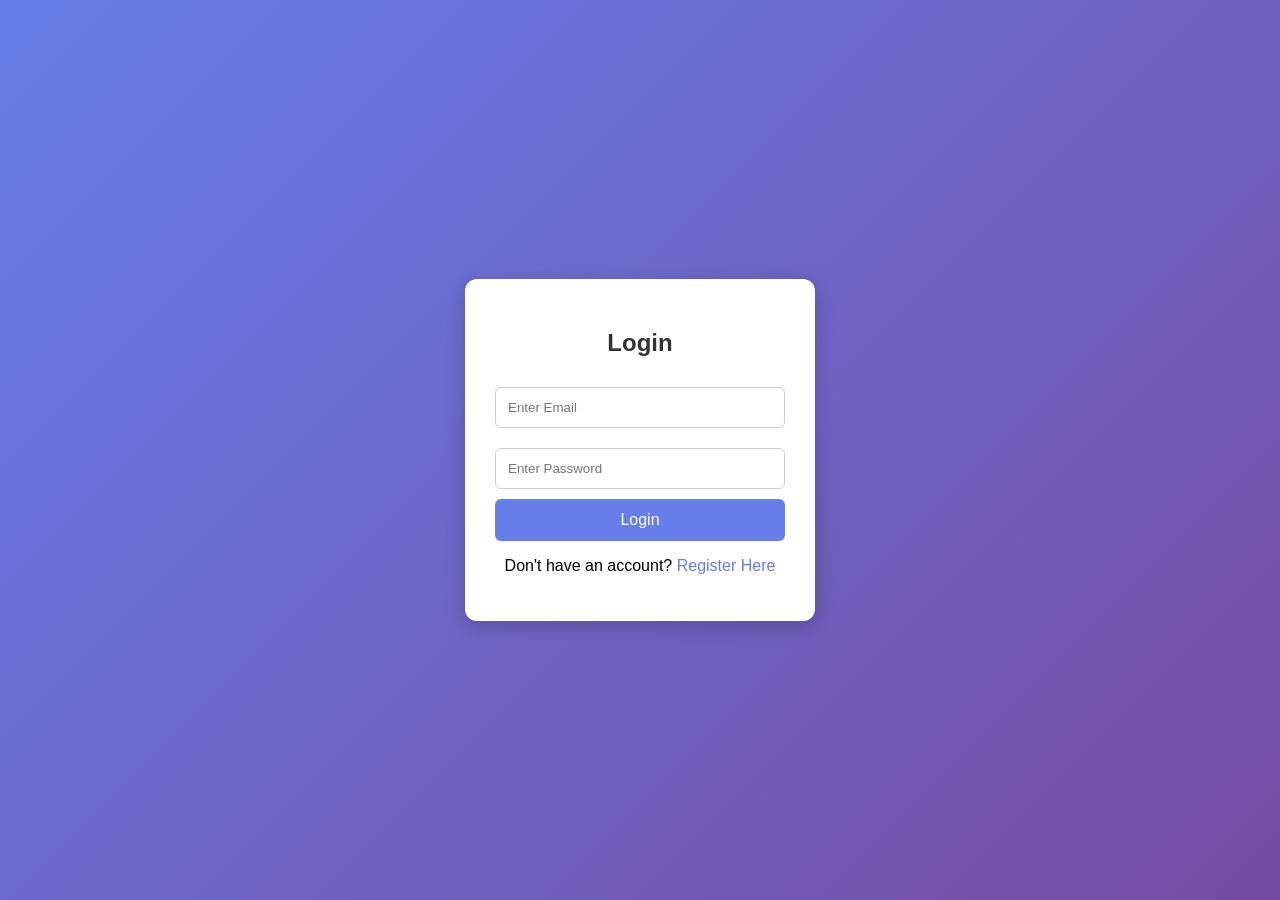
<file: index.html>
<!DOCTYPE html>
<html lang="en">
<head>
    <meta charset="UTF-8">
    <meta name="viewport" content="width=device-width, initial-scale=1.0">
    <title>Login Page</title>
    <link rel="stylesheet" href="style.css">
</head>
<body>

    <div class="container">
        <h2>Login</h2>

        <form id="loginForm">
            <input type="email" id="loginEmail"
                   placeholder="Enter Email" required>

            <input type="password" id="loginPassword"
                   placeholder="Enter Password" required>

            <button type="submit">Login</button>
        </form>

        <p id="message"></p>

        <p>Don't have an account?
            <a href="register.html">Register Here</a>
        </p>
    </div>

    <script src="script.js"></script>
</body>
</html>
</file>
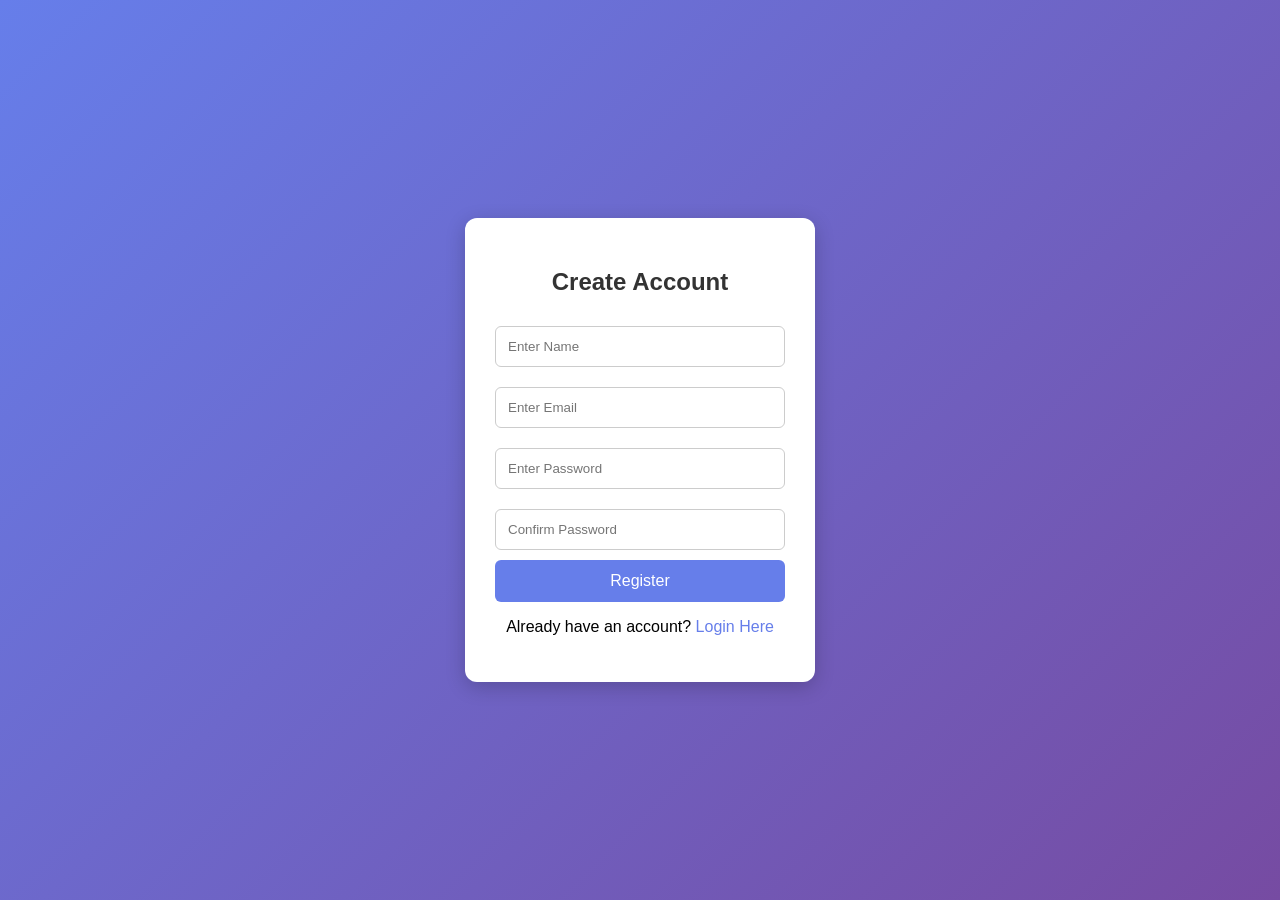
<file: register.html>
<!DOCTYPE html>
<html lang="en">
<head>
    <meta charset="UTF-8">
    <meta name="viewport" content="width=device-width, initial-scale=1.0">
    <title>Register Page</title>
    <link rel="stylesheet" href="style.css">
</head>
<body>

    <div class="container">
        <h2>Create Account</h2>

        <form id="registerForm">
            <input type="text" id="name"
                   placeholder="Enter Name" required>

            <input type="email" id="email"
                   placeholder="Enter Email" required>

            <input type="password" id="password"
                   placeholder="Enter Password" required>

            <input type="password" id="confirmPassword"
                   placeholder="Confirm Password" required>

            <button type="submit">Register</button>
        </form>

        <p id="message"></p>

        <p>Already have an account?
            <a href="index.html">Login Here</a>
        </p>
    </div>

    <script src="script.js"></script>
</body>
</html>
</file>
<file: style.css>
* {
    box-sizing: border-box;
}

body {
    font-family: Arial, sans-serif;
    background: linear-gradient(135deg, #667eea, #764ba2);
    min-height: 100vh;
    display: flex;
    justify-content: center;
    align-items: center;
    margin: 0;
}

.container {
    background: white;
    padding: 30px;
    border-radius: 12px;
    width: 350px;
    max-width: 90%;
    text-align: center;
    box-shadow: 0 5px 20px rgba(0, 0, 0, 0.2);
}

h2 {
    color: #333;
}

input {
    width: 100%;
    padding: 12px;
    margin: 10px 0;
    border: 1px solid #ccc;
    border-radius: 6px;
}

button {
    width: 100%;
    padding: 12px;
    background: #667eea;
    color: white;
    border: none;
    border-radius: 6px;
    cursor: pointer;
    font-size: 16px;
}

button:hover {
    background: #4c51bf;
}

a {
    color: #667eea;
    text-decoration: none;
}

a:hover {
    text-decoration: underline;
}

#message {
    font-weight: bold;
    overflow-wrap: anywhere;
}
</file>
